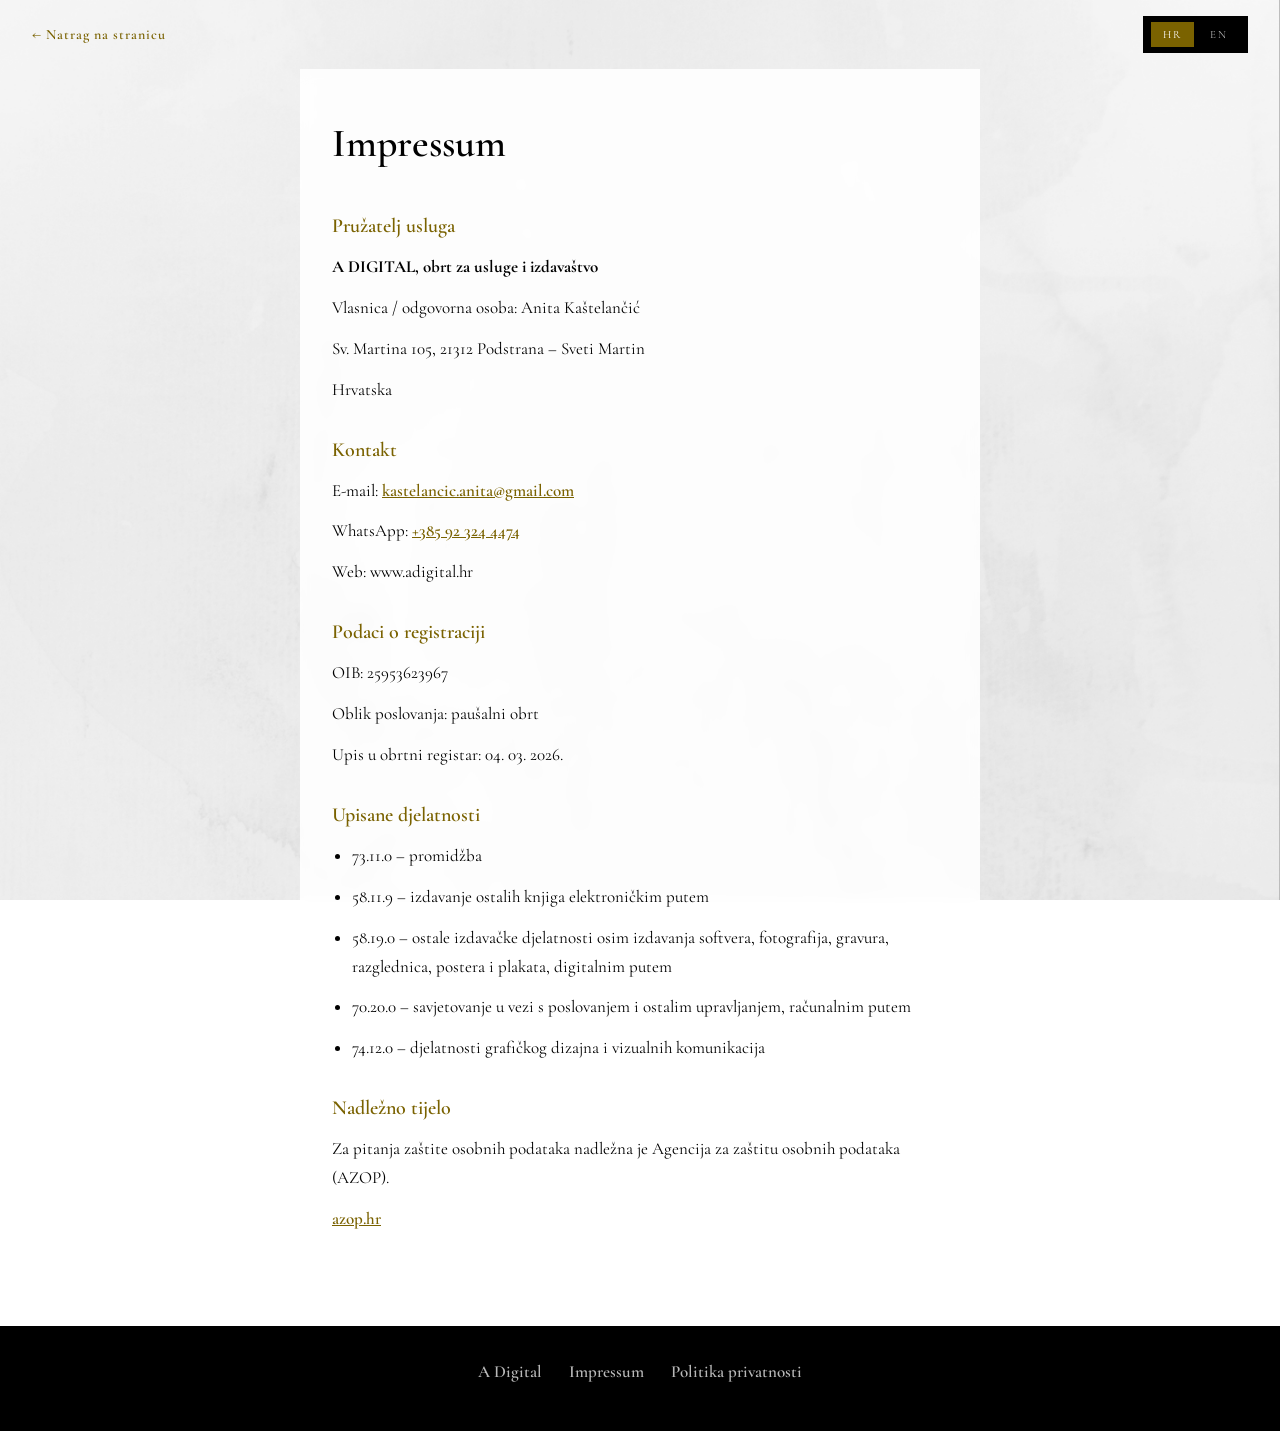
<file: impressum.html>
<!DOCTYPE html>
<html lang="hr">
<head>
<meta charset="UTF-8">
<meta name="viewport" content="width=device-width, initial-scale=1.0">
<title>Impressum | A Digital</title>
<link href="https://fonts.googleapis.com/css2?family=Cormorant+Garamond:wght@400;600&family=Playfair+Display:ital@0;1&display=swap" rel="stylesheet">
<style>
  :root { --black:#000; --accent:#7a6200; --muted:rgba(0,0,0,0.58); --font-body:"Cormorant Garamond",Georgia,serif; }
  * { margin:0; padding:0; box-sizing:border-box; }
  body { font-family:var(--font-body); background:url("pozadina.png") center top/cover fixed; color:var(--black); line-height:1.7; }
  .top-bar { display:flex; justify-content:space-between; align-items:center; padding:16px 32px; }
  .back-link { color:var(--accent); text-decoration:none; font-size:14px; font-weight:600; letter-spacing:1px; }
  .back-link:hover { text-decoration:underline; }
  .lang-switcher { display:flex; gap:4px; background:var(--black); padding:6px 8px; }
  .lang-btn { background:none; border:none; color:rgba(255,255,255,0.72); font-family:var(--font-body); font-size:11px; letter-spacing:2px; text-transform:uppercase; cursor:pointer; padding:6px 12px; }
  .lang-btn.active { background:var(--accent); color:white; }
  .legal-wrap { max-width:680px; margin:0 auto; padding:40px 32px 80px; background:rgba(255,255,255,0.88); backdrop-filter:blur(6px); min-height:80vh; }
  h1 { font-size:clamp(28px,4vw,40px); font-weight:600; margin-bottom:32px; }
  h2 { font-size:20px; font-weight:600; margin:28px 0 10px; color:var(--accent); }
  p, li { font-size:17px; color:var(--black); margin-bottom:12px; }
  ul { padding-left:20px; margin-bottom:16px; }
  a { color:var(--accent); font-weight:600; }
  footer { background:var(--black); color:rgba(255,255,255,0.72); text-align:center; padding:32px; font-size:14px; }
  footer a { color:rgba(255,255,255,0.72); text-decoration:none; margin:0 8px; }
  footer a:hover { color:var(--accent); }
  @media (max-width:900px) { body { background-attachment:scroll; } .legal-wrap { padding:32px 24px 60px; } .top-bar { padding:12px 16px; } }
</style>
</head>
<body>

<div class="top-bar">
  <a href="index.html" class="back-link" data-hr="← Natrag na stranicu" data-en="← Back to site">← Natrag na stranicu</a>
  <div class="lang-switcher">
    <button class="lang-btn active" onclick="setLang('hr')">HR</button>
    <button class="lang-btn" onclick="setLang('en')">EN</button>
  </div>
</div>

<main class="legal-wrap">
  <h1 data-hr="Impressum" data-en="Legal notice">Impressum</h1>

  <h2 data-hr="Pružatelj usluga" data-en="Service provider">Pružatelj usluga</h2>
  <p><strong data-hr="A DIGITAL, obrt za usluge i izdavaštvo" data-en="A DIGITAL, craft for services and publishing">A DIGITAL, obrt za usluge i izdavaštvo</strong></p>
  <p data-hr="Vlasnica / odgovorna osoba: Anita Kaštelančić" data-en="Owner / responsible person: Anita Kaštelančić">Vlasnica / odgovorna osoba: Anita Kaštelančić</p>
  <p data-hr="Sv. Martina 105, 21312 Podstrana – Sveti Martin" data-en="Sv. Martina 105, 21312 Podstrana – Sveti Martin, Croatia">Sv. Martina 105, 21312 Podstrana – Sveti Martin</p>
  <p data-hr="Hrvatska" data-en="Croatia">Hrvatska</p>

  <h2 data-hr="Kontakt" data-en="Contact">Kontakt</h2>
  <p>E-mail: <a href="mailto:kastelancic.anita@gmail.com">kastelancic.anita@gmail.com</a></p>
  <p>WhatsApp: <a href="https://wa.me/385923244474" target="_blank" rel="noopener">+385 92 324 4474</a></p>
  <p data-hr="Web: www.adigital.hr" data-en="Web: www.adigital.hr">Web: www.adigital.hr</p>

  <h2 data-hr="Podaci o registraciji" data-en="Registration details">Podaci o registraciji</h2>
  <p data-hr="OIB: 25953623967" data-en="OIB (tax ID): 25953623967">OIB: 25953623967</p>
  <p data-hr="Oblik poslovanja: paušalni obrt" data-en="Business form: flat-rate craft (paušalni obrt)">Oblik poslovanja: paušalni obrt</p>
  <p data-hr="Upis u obrtni registar: 04. 03. 2026." data-en="Registered in the Craft Register: 4 March 2026">Upis u obrtni registar: 04. 03. 2026.</p>

  <h2 data-hr="Upisane djelatnosti" data-en="Registered activities">Upisane djelatnosti</h2>
  <ul id="activities-hr">
    <li>73.11.0 – promidžba</li>
    <li>58.11.9 – izdavanje ostalih knjiga elektroničkim putem</li>
    <li>58.19.0 – ostale izdavačke djelatnosti osim izdavanja softvera, fotografija, gravura, razglednica, postera i plakata, digitalnim putem</li>
    <li>70.20.0 – savjetovanje u vezi s poslovanjem i ostalim upravljanjem, računalnim putem</li>
    <li>74.12.0 – djelatnosti grafičkog dizajna i vizualnih komunikacija</li>
  </ul>
  <ul id="activities-en" hidden>
    <li>73.11.0 – advertising</li>
    <li>58.11.9 – publishing of other books via electronic means</li>
    <li>58.19.0 – other publishing activities except software publishing; photographs, engravings, postcards, posters and similar, via digital means</li>
    <li>70.20.0 – business and other management consultancy, via computer</li>
    <li>74.12.0 – graphic design and visual communication activities</li>
  </ul>

  <h2 data-hr="Nadležno tijelo" data-en="Supervisory authority">Nadležno tijelo</h2>
  <p data-hr="Za pitanja zaštite osobnih podataka nadležna je Agencija za zaštitu osobnih podataka (AZOP)." data-en="For personal data protection matters, the Croatian Personal Data Protection Agency (AZOP) is the competent authority.">Za pitanja zaštite osobnih podataka nadležna je Agencija za zaštitu osobnih podataka (AZOP).</p>
  <p><a href="https://azop.hr" target="_blank" rel="noopener">azop.hr</a></p>
</main>

<footer>
  <p><a href="index.html">A Digital</a> · <a href="impressum.html" data-hr="Impressum" data-en="Legal notice">Impressum</a> · <a href="privatnost.html" data-hr="Politika privatnosti" data-en="Privacy policy">Politika privatnosti</a></p>
</footer>

<script src="lang.js"></script>
<script>
  function setLang(lang) {
    if (window.ADigitalLang) ADigitalLang.save(lang);
    document.querySelectorAll(".lang-btn").forEach(btn => {
      btn.classList.toggle("active", btn.textContent.toLowerCase() === lang);
    });
    document.querySelectorAll("[data-hr][data-en]").forEach(el => {
      if (el.tagName === "A" && !el.hasAttribute("data-hr")) return;
      const text = el.getAttribute("data-" + lang);
      if (text) el.textContent = text;
    });
    document.getElementById("activities-hr").hidden = lang !== "hr";
    document.getElementById("activities-en").hidden = lang !== "en";
    document.querySelectorAll("footer a[data-hr]").forEach(el => {
      const t = el.getAttribute("data-" + lang);
      if (t) el.textContent = t;
    });
    document.documentElement.lang = lang;
    document.title = lang === "en" ? "Legal notice | A Digital" : "Impressum | A Digital";
  }

  var startLang = window.ADigitalLang && ADigitalLang.read();
  if (startLang) setLang(startLang);
</script>
</body>
</html>
</file>
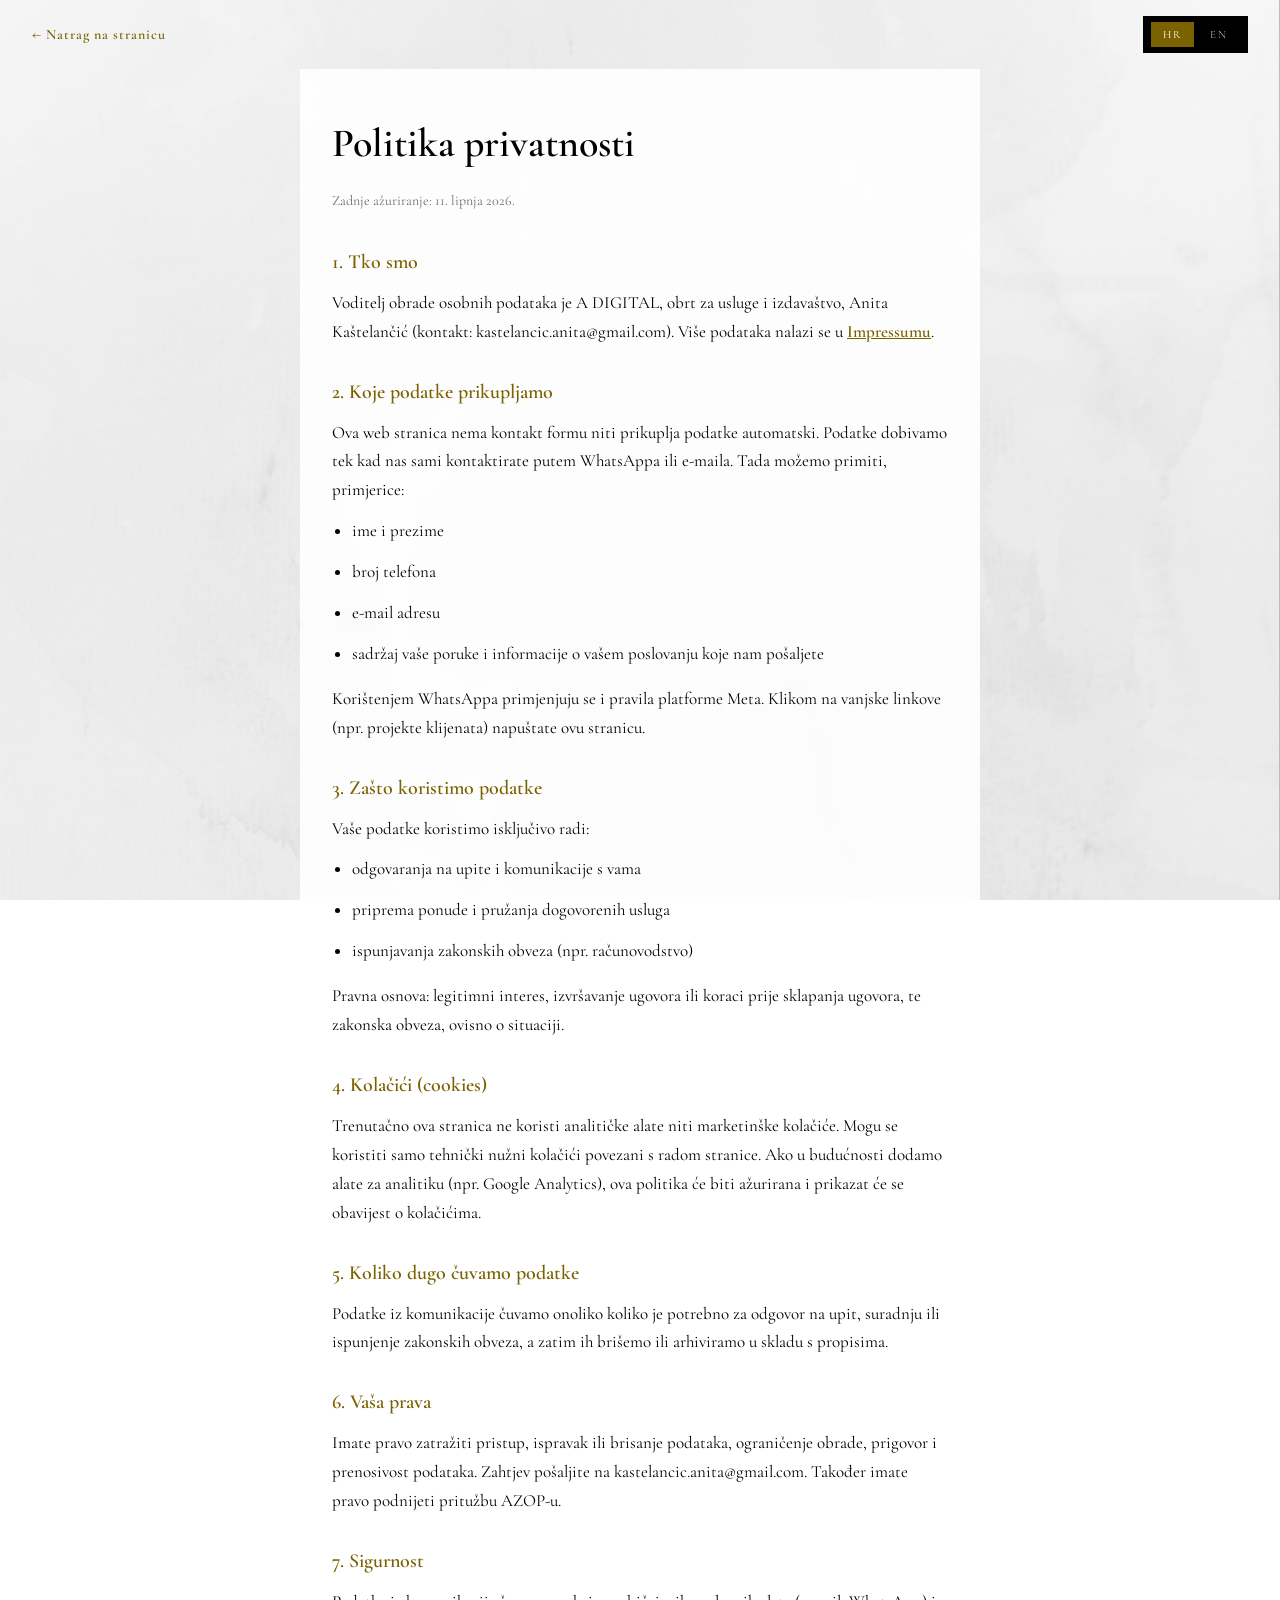
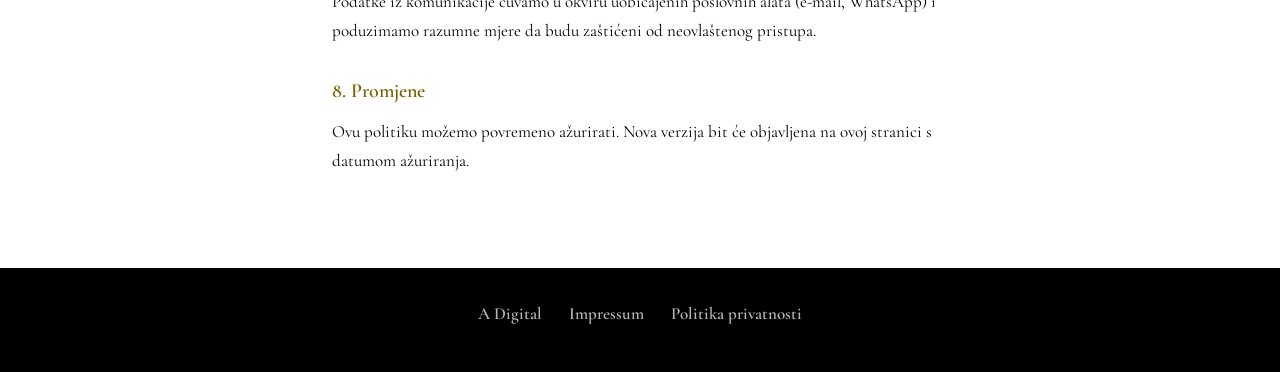
<file: privatnost.html>
<!DOCTYPE html>
<html lang="hr">
<head>
<meta charset="UTF-8">
<meta name="viewport" content="width=device-width, initial-scale=1.0">
<title>Politika privatnosti | A Digital</title>
<link href="https://fonts.googleapis.com/css2?family=Cormorant+Garamond:wght@400;600&family=Playfair+Display:ital@0;1&display=swap" rel="stylesheet">
<style>
  :root { --black:#000; --accent:#7a6200; --muted:rgba(0,0,0,0.58); --font-body:"Cormorant Garamond",Georgia,serif; }
  * { margin:0; padding:0; box-sizing:border-box; }
  body { font-family:var(--font-body); background:url("pozadina.png") center top/cover fixed; color:var(--black); line-height:1.7; }
  .top-bar { display:flex; justify-content:space-between; align-items:center; padding:16px 32px; }
  .back-link { color:var(--accent); text-decoration:none; font-size:14px; font-weight:600; letter-spacing:1px; }
  .back-link:hover { text-decoration:underline; }
  .lang-switcher { display:flex; gap:4px; background:var(--black); padding:6px 8px; }
  .lang-btn { background:none; border:none; color:rgba(255,255,255,0.72); font-family:var(--font-body); font-size:11px; letter-spacing:2px; text-transform:uppercase; cursor:pointer; padding:6px 12px; }
  .lang-btn.active { background:var(--accent); color:white; }
  .legal-wrap { max-width:680px; margin:0 auto; padding:40px 32px 80px; background:rgba(255,255,255,0.88); backdrop-filter:blur(6px); min-height:80vh; }
  h1 { font-size:clamp(28px,4vw,40px); font-weight:600; margin-bottom:12px; }
  .updated { font-size:14px; color:var(--muted); margin-bottom:32px; }
  h2 { font-size:20px; font-weight:600; margin:28px 0 10px; color:var(--accent); }
  p, li { font-size:17px; color:var(--black); margin-bottom:12px; }
  ul { padding-left:20px; margin-bottom:16px; }
  a { color:var(--accent); font-weight:600; }
  footer { background:var(--black); color:rgba(255,255,255,0.72); text-align:center; padding:32px; font-size:14px; }
  footer a { color:rgba(255,255,255,0.72); text-decoration:none; margin:0 8px; }
  footer a:hover { color:var(--accent); }
  @media (max-width:900px) { body { background-attachment:scroll; } .legal-wrap { padding:32px 24px 60px; } .top-bar { padding:12px 16px; } }
</style>
</head>
<body>

<div class="top-bar">
  <a href="index.html" class="back-link" data-hr="← Natrag na stranicu" data-en="← Back to site">← Natrag na stranicu</a>
  <div class="lang-switcher">
    <button class="lang-btn active" onclick="setLang('hr')">HR</button>
    <button class="lang-btn" onclick="setLang('en')">EN</button>
  </div>
</div>

<main class="legal-wrap">
  <h1 data-hr="Politika privatnosti" data-en="Privacy policy">Politika privatnosti</h1>
  <p class="updated" data-hr="Zadnje ažuriranje: 11. lipnja 2026." data-en="Last updated: 11 June 2026.">Zadnje ažuriranje: 11. lipnja 2026.</p>

  <h2 data-hr="1. Tko smo" data-en="1. Who we are">1. Tko smo</h2>
  <p id="privacy-controller" data-hr="Voditelj obrade osobnih podataka je A DIGITAL, obrt za usluge i izdavaštvo, Anita Kaštelančić (kontakt: kastelancic.anita@gmail.com). Više podataka nalazi se u Impressumu." data-en="The data controller is A DIGITAL, craft for services and publishing, Anita Kaštelančić (contact: kastelancic.anita@gmail.com). More details are in the Legal notice.">Voditelj obrade osobnih podataka je A DIGITAL, obrt za usluge i izdavaštvo, Anita Kaštelančić (kontakt: kastelancic.anita@gmail.com). Više podataka nalazi se u <a href="impressum.html">Impressumu</a>.</p>

  <h2 data-hr="2. Koje podatke prikupljamo" data-en="2. What data we collect">2. Koje podatke prikupljamo</h2>
  <p data-hr="Ova web stranica nema kontakt formu niti prikuplja podatke automatski. Podatke dobivamo tek kad nas sami kontaktirate putem WhatsAppa ili e-maila. Tada možemo primiti, primjerice:" data-en="This website has no contact form and does not collect data automatically. We only receive data when you contact us via WhatsApp or email. This may include:">Ova web stranica nema kontakt formu niti prikuplja podatke automatski. Podatke dobivamo tek kad nas sami kontaktirate putem WhatsAppa ili e-maila. Tada možemo primiti, primjerice:</p>
  <ul>
    <li data-hr="ime i prezime" data-en="first and last name">ime i prezime</li>
    <li data-hr="broj telefona" data-en="phone number">broj telefona</li>
    <li data-hr="e-mail adresu" data-en="email address">e-mail adresu</li>
    <li data-hr="sadržaj vaše poruke i informacije o vašem poslovanju koje nam pošaljete" data-en="the content of your message and business information you choose to share">sadržaj vaše poruke i informacije o vašem poslovanju koje nam pošaljete</li>
  </ul>
  <p data-hr="Korištenjem WhatsAppa primjenjuju se i pravila platforme Meta. Klikom na vanjske linkove (npr. projekte klijenata) napuštate ovu stranicu." data-en="When using WhatsApp, Meta's platform terms also apply. By clicking external links (e.g. client projects) you leave this site.">Korištenjem WhatsAppa primjenjuju se i pravila platforme Meta. Klikom na vanjske linkove (npr. projekte klijenata) napuštate ovu stranicu.</p>

  <h2 data-hr="3. Zašto koristimo podatke" data-en="3. Why we use your data">3. Zašto koristimo podatke</h2>
  <p data-hr="Vaše podatke koristimo isključivo radi:" data-en="We use your data solely to:">Vaše podatke koristimo isključivo radi:</p>
  <ul>
    <li data-hr="odgovaranja na upite i komunikacije s vama" data-en="responding to your inquiries and communicating with you">odgovaranja na upite i komunikacije s vama</li>
    <li data-hr="priprema ponude i pružanja dogovorenih usluga" data-en="preparing offers and providing agreed services">priprema ponude i pružanja dogovorenih usluga</li>
    <li data-hr="ispunjavanja zakonskih obveza (npr. računovodstvo)" data-en="fulfilling legal obligations (e.g. accounting)">ispunjavanja zakonskih obveza (npr. računovodstvo)</li>
  </ul>
  <p data-hr="Pravna osnova: legitimni interes, izvršavanje ugovora ili koraci prije sklapanja ugovora, te zakonska obveza, ovisno o situaciji." data-en="Legal basis: legitimate interest, contract performance or steps prior to entering a contract, and legal obligation, depending on the situation.">Pravna osnova: legitimni interes, izvršavanje ugovora ili koraci prije sklapanja ugovora, te zakonska obveza, ovisno o situaciji.</p>

  <h2 data-hr="4. Kolačići (cookies)" data-en="4. Cookies">4. Kolačići (cookies)</h2>
  <p data-hr="Trenutačno ova stranica ne koristi analitičke alate niti marketinške kolačiće. Mogu se koristiti samo tehnički nužni kolačići povezani s radom stranice. Ako u budućnosti dodamo alate za analitiku (npr. Google Analytics), ova politika će biti ažurirana i prikazat će se obavijest o kolačićima." data-en="Currently this site does not use analytics or marketing cookies. Only technically necessary cookies related to site operation may be used. If we add analytics tools in the future (e.g. Google Analytics), this policy will be updated and a cookie notice will be shown.">Trenutačno ova stranica ne koristi analitičke alate niti marketinške kolačiće. Mogu se koristiti samo tehnički nužni kolačići povezani s radom stranice. Ako u budućnosti dodamo alate za analitiku (npr. Google Analytics), ova politika će biti ažurirana i prikazat će se obavijest o kolačićima.</p>

  <h2 data-hr="5. Koliko dugo čuvamo podatke" data-en="5. How long we keep data">5. Koliko dugo čuvamo podatke</h2>
  <p data-hr="Podatke iz komunikacije čuvamo onoliko koliko je potrebno za odgovor na upit, suradnju ili ispunjenje zakonskih obveza, a zatim ih brišemo ili arhiviramo u skladu s propisima." data-en="We keep communication data for as long as needed to respond, collaborate or meet legal obligations, then delete or archive it in line with regulations.">Podatke iz komunikacije čuvamo onoliko koliko je potrebno za odgovor na upit, suradnju ili ispunjenje zakonskih obveza, a zatim ih brišemo ili arhiviramo u skladu s propisima.</p>

  <h2 data-hr="6. Vaša prava" data-en="6. Your rights">6. Vaša prava</h2>
  <p data-hr="Imate pravo zatražiti pristup, ispravak ili brisanje podataka, ograničenje obrade, prigovor i prenosivost podataka. Zahtjev pošaljite na kastelancic.anita@gmail.com. Također imate pravo podnijeti pritužbu AZOP-u." data-en="You have the right to request access, correction or deletion of your data, restriction of processing, objection and data portability. Send requests to kastelancic.anita@gmail.com. You may also lodge a complaint with AZOP.">Imate pravo zatražiti pristup, ispravak ili brisanje podataka, ograničenje obrade, prigovor i prenosivost podataka. Zahtjev pošaljite na kastelancic.anita@gmail.com. Također imate pravo podnijeti pritužbu AZOP-u.</p>

  <h2 data-hr="7. Sigurnost" data-en="7. Security">7. Sigurnost</h2>
  <p data-hr="Podatke iz komunikacije čuvamo u okviru uobičajenih poslovnih alata (e-mail, WhatsApp) i poduzimamo razumne mjere da budu zaštićeni od neovlaštenog pristupa." data-en="Communication data is kept within standard business tools (email, WhatsApp) and we take reasonable measures to protect it from unauthorised access.">Podatke iz komunikacije čuvamo u okviru uobičajenih poslovnih alata (e-mail, WhatsApp) i poduzimamo razumne mjere da budu zaštićeni od neovlaštenog pristupa.</p>

  <h2 data-hr="8. Promjene" data-en="8. Changes">8. Promjene</h2>
  <p data-hr="Ovu politiku možemo povremeno ažurirati. Nova verzija bit će objavljena na ovoj stranici s datumom ažuriranja." data-en="We may update this policy from time to time. The new version will be published on this page with the update date.">Ovu politiku možemo povremeno ažurirati. Nova verzija bit će objavljena na ovoj stranici s datumom ažuriranja.</p>
</main>

<footer>
  <p><a href="index.html">A Digital</a> · <a href="impressum.html" data-hr="Impressum" data-en="Legal notice">Impressum</a> · <a href="privatnost.html" data-hr="Politika privatnosti" data-en="Privacy policy">Politika privatnosti</a></p>
</footer>

<script src="lang.js"></script>
<script>
  function setLang(lang) {
    if (window.ADigitalLang) ADigitalLang.save(lang);
    document.querySelectorAll(".lang-btn").forEach(btn => {
      btn.classList.toggle("active", btn.textContent.toLowerCase() === lang);
    });
    document.querySelectorAll("[data-hr][data-en]").forEach(el => {
      if (el.id === "privacy-controller") return;
      const text = el.getAttribute("data-" + lang);
      if (text) el.textContent = text;
    });
    const ctrl = document.getElementById("privacy-controller");
    if (ctrl) {
      if (lang === "en") ctrl.innerHTML = 'The data controller is A DIGITAL, craft for services and publishing, Anita Kaštelančić (contact: kastelancic.anita@gmail.com). More details are in the <a href="impressum.html">Legal notice</a>.';
      else ctrl.innerHTML = 'Voditelj obrade osobnih podataka je A DIGITAL, obrt za usluge i izdavaštvo, Anita Kaštelančić (kontakt: kastelancic.anita@gmail.com). Više podataka nalazi se u <a href="impressum.html">Impressumu</a>.';
    }
    document.querySelectorAll("footer a[data-hr]").forEach(el => {
      const t = el.getAttribute("data-" + lang);
      if (t) el.textContent = t;
    });
    document.documentElement.lang = lang;
    document.title = lang === "en" ? "Privacy policy | A Digital" : "Politika privatnosti | A Digital";
  }

  var startLang = window.ADigitalLang && ADigitalLang.read();
  if (startLang) setLang(startLang);
</script>
</body>
</html>
</file>
